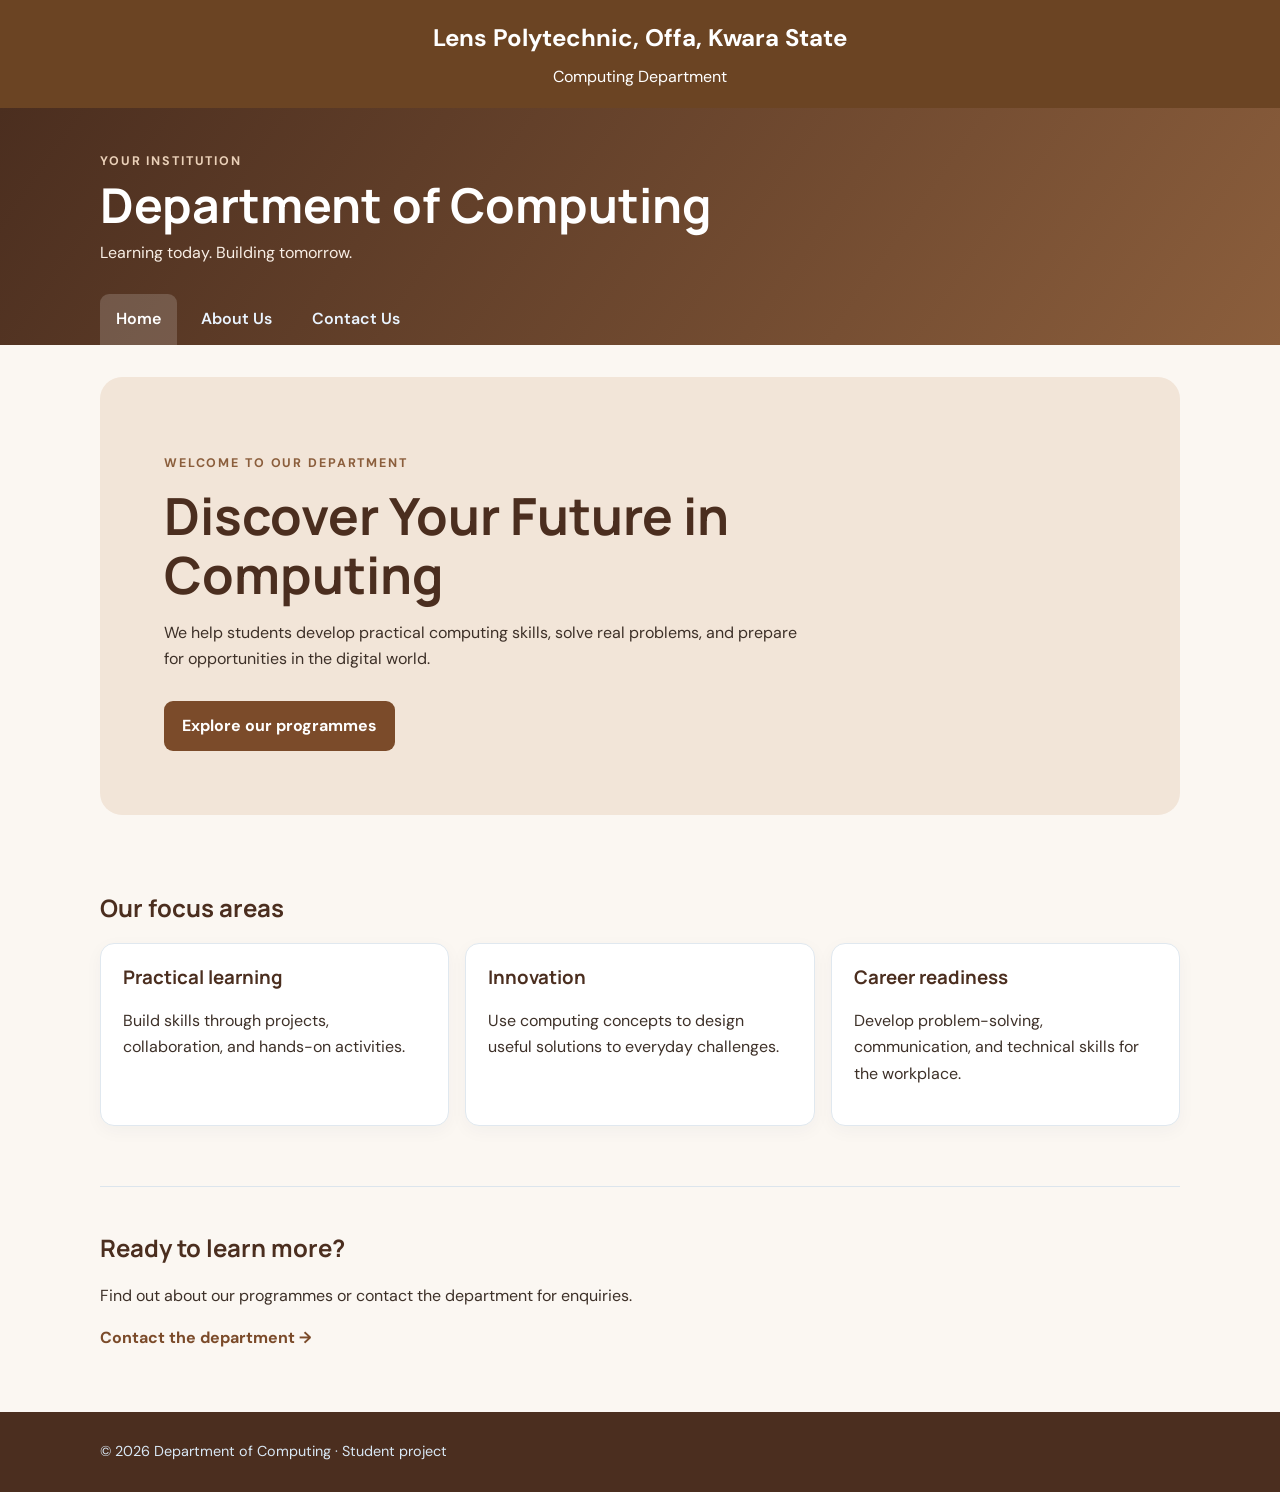
<file: index.html>
<!DOCTYPE html>
<html lang="en">
<head>
  <meta charset="UTF-8">
  <meta name="viewport" content="width=device-width, initial-scale=1.0">
  <title>Department of Computing | Home</title>
  <link rel="stylesheet" href="style.css">
</head>
<body>
  <header class="institution-header">
    <h1>Lens Polytechnic, Offa, Kwara State</h1>
    <p>Computing Department</p>
  </header>
  <header class="site-header">
    <div class="container">
      <p class="eyebrow">YOUR INSTITUTION</p>
      <h1>Department of Computing</h1>
      <p>Learning today. Building tomorrow.</p>
      <nav aria-label="Main navigation">
        <a class="active" href="index.html">Home</a>
        <a href="about.html">About Us</a>
        <a href="contact.html">Contact Us</a>
      </nav>
    </div>
  </header>
  <main class="container">
    <section class="hero">
      <p class="eyebrow">WELCOME TO OUR DEPARTMENT</p>
      <h2>Discover Your Future in Computing</h2>
      <p>We help students develop practical computing skills, solve real problems, and prepare for opportunities in the digital world.</p>
      <a class="button" href="about.html">Explore our programmes</a>
    </section>
    <section class="section">
      <h2>Our focus areas</h2>
      <div class="cards">
        <article class="card"><h3>Practical learning</h3><p>Build skills through projects, collaboration, and hands-on activities.</p></article>
        <article class="card"><h3>Innovation</h3><p>Use computing concepts to design useful solutions to everyday challenges.</p></article>
        <article class="card"><h3>Career readiness</h3><p>Develop problem-solving, communication, and technical skills for the workplace.</p></article>
      </div>
    </section>
    <section class="section callout">
      <h2>Ready to learn more?</h2>
      <p>Find out about our programmes or contact the department for enquiries.</p>
      <a class="text-link" href="contact.html">Contact the department →</a>
    </section>
  </main>
  <footer><div class="container"><p>© 2026 Department of Computing · Student project</p></div></footer>
</body>
</html>
</file>
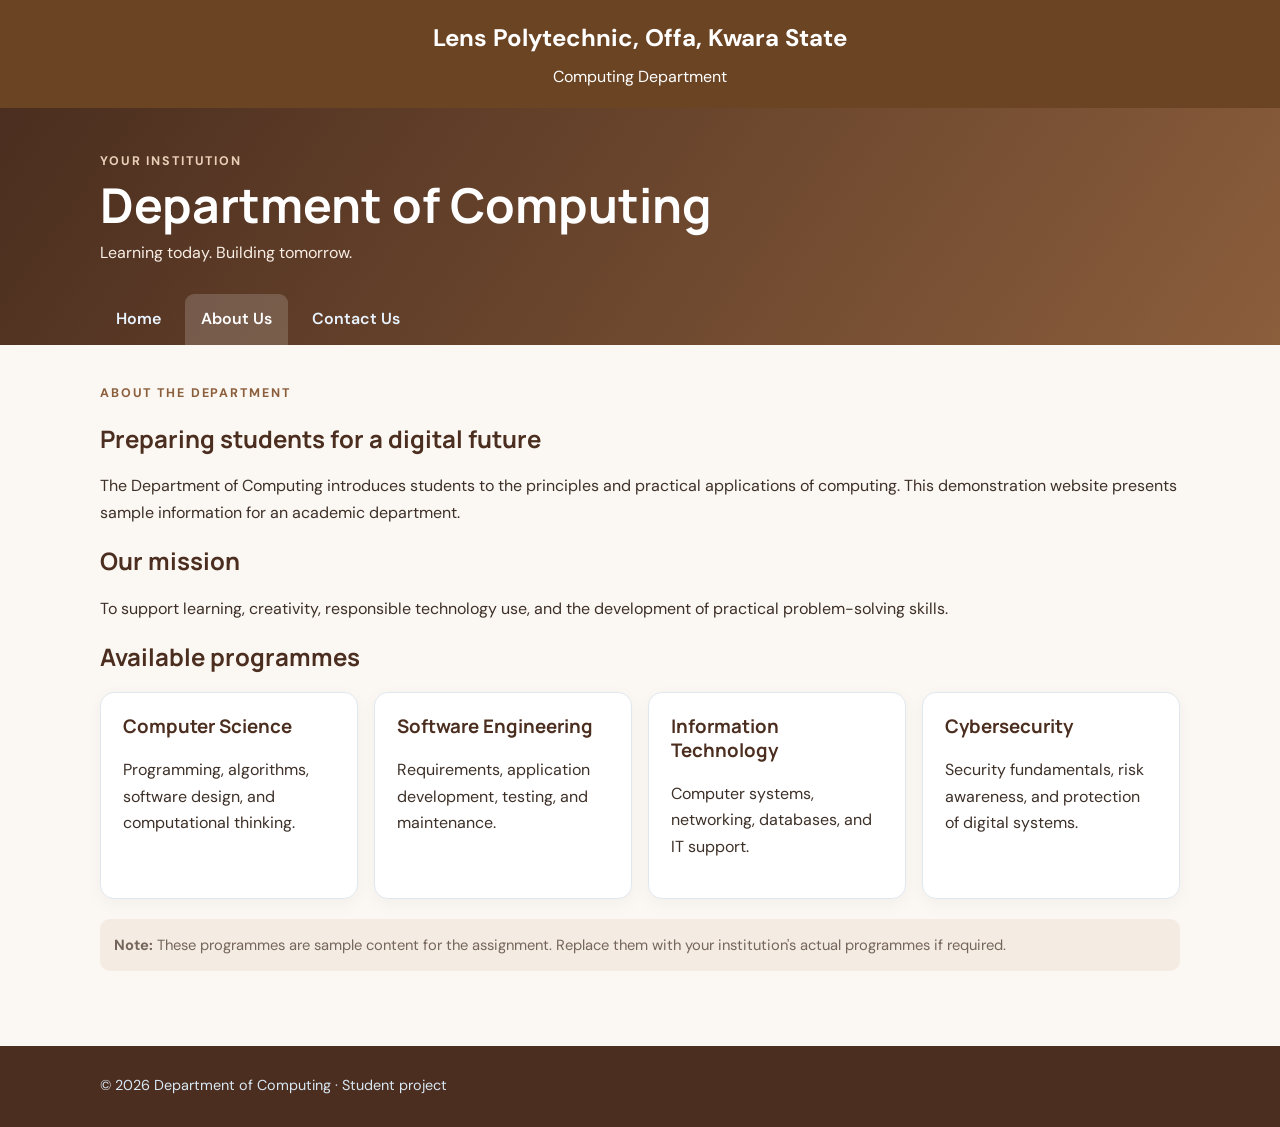
<file: about.html>
<!DOCTYPE html>
<html lang="en">
<head>
  <meta charset="UTF-8">
  <meta name="viewport" content="width=device-width, initial-scale=1.0">
  <title>Department of Computing | About Us</title>
  <link rel="stylesheet" href="style.css">
</head>
<body>
  <header class="institution-header">
    <h1>Lens Polytechnic, Offa, Kwara State</h1>
    <p>Computing Department</p>
  </header>
  <header class="site-header">
    <div class="container">
      <p class="eyebrow">YOUR INSTITUTION</p>
      <h1>Department of Computing</h1>
      <p>Learning today. Building tomorrow.</p>
      <nav aria-label="Main navigation">
        <a href="index.html">Home</a>
        <a class="active" href="about.html">About Us</a>
        <a href="contact.html">Contact Us</a>
      </nav>
    </div>
  </header>
  <main class="container page-content">
    <p class="eyebrow">ABOUT THE DEPARTMENT</p>
    <h2>Preparing students for a digital future</h2>
    <p>The Department of Computing introduces students to the principles and practical applications of computing. This demonstration website presents sample information for an academic department.</p>
    <h2>Our mission</h2>
    <p>To support learning, creativity, responsible technology use, and the development of practical problem-solving skills.</p>
    <h2>Available programmes</h2>
    <div class="cards">
      <article class="card"><h3>Computer Science</h3><p>Programming, algorithms, software design, and computational thinking.</p></article>
      <article class="card"><h3>Software Engineering</h3><p>Requirements, application development, testing, and maintenance.</p></article>
      <article class="card"><h3>Information Technology</h3><p>Computer systems, networking, databases, and IT support.</p></article>
      <article class="card"><h3>Cybersecurity</h3><p>Security fundamentals, risk awareness, and protection of digital systems.</p></article>
    </div>
    <p class="note"><strong>Note:</strong> These programmes are sample content for the assignment. Replace them with your institution's actual programmes if required.</p>
  </main>
  <footer><div class="container"><p>© 2026 Department of Computing · Student project</p></div></footer>
</body>
</html>
</file>
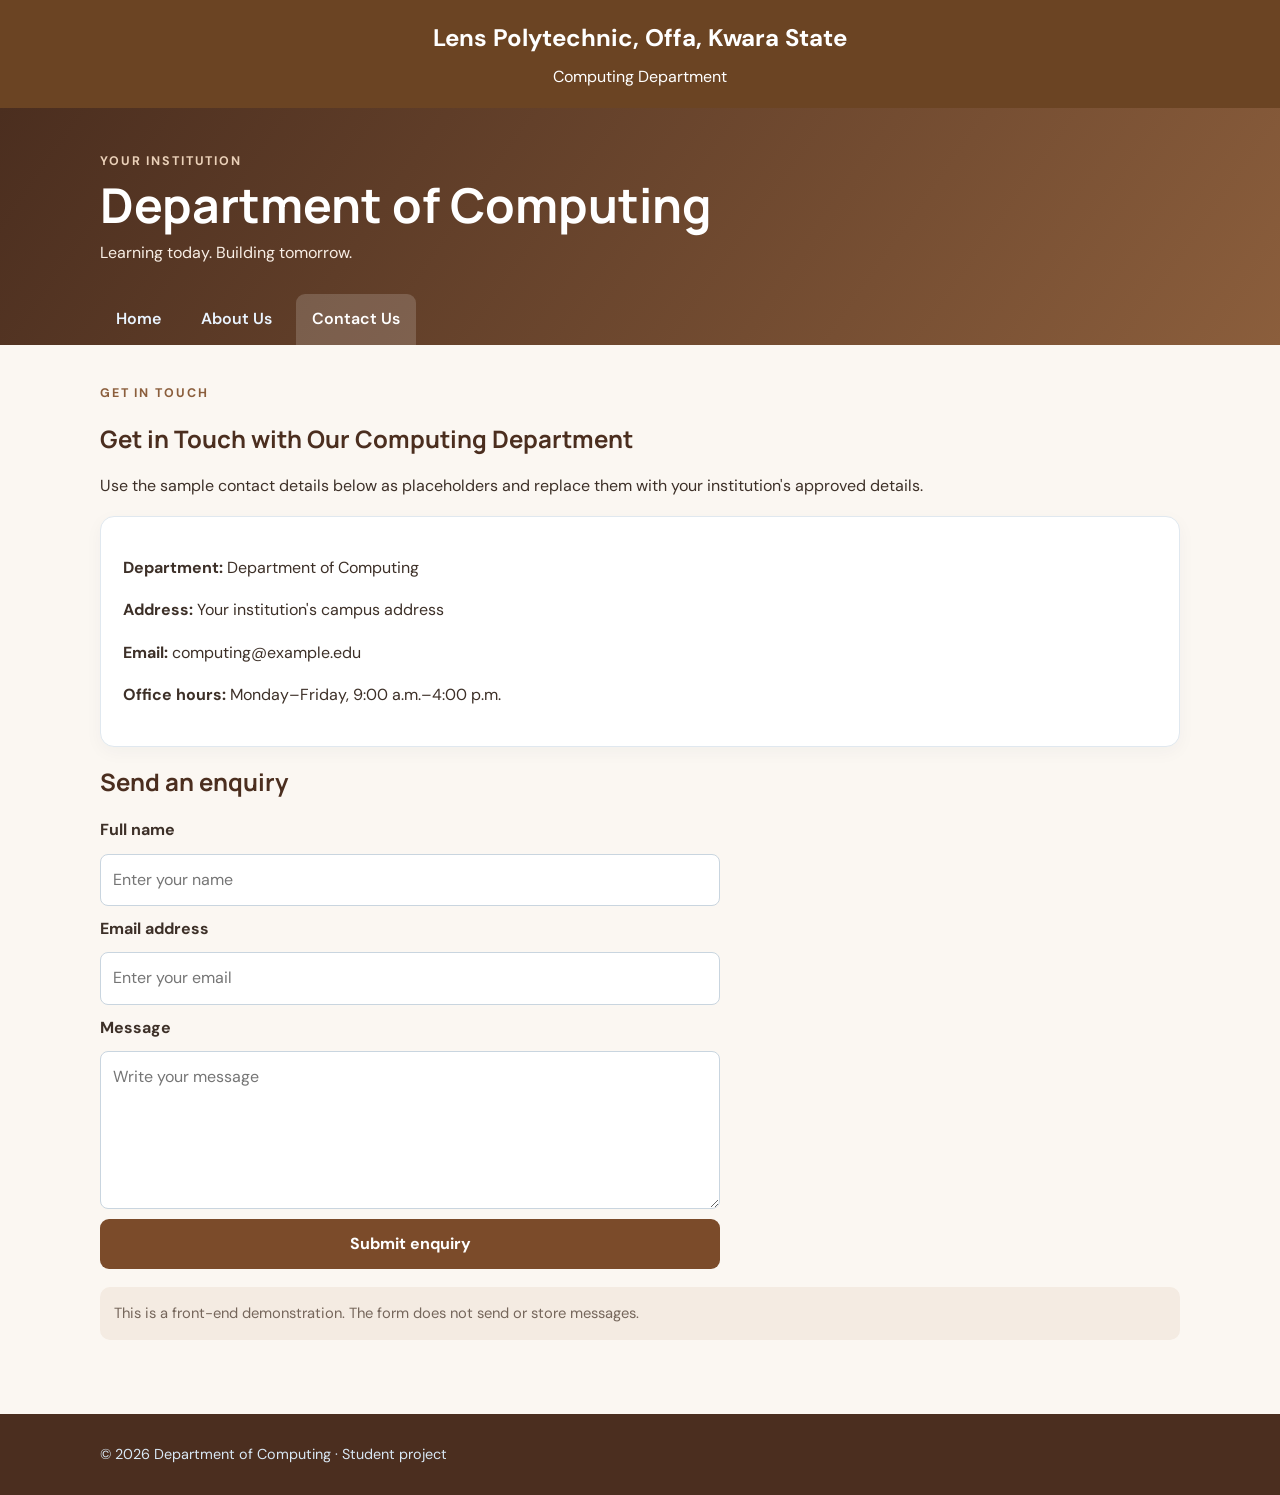
<file: contact.html>
<!DOCTYPE html>
<html lang="en">
<head>
  <meta charset="UTF-8">
  <meta name="viewport" content="width=device-width, initial-scale=1.0">
  <title>Department of Computing | Contact Us</title>
  <link rel="stylesheet" href="style.css">
</head>
<body>
  <header class="institution-header">
    <h1>Lens Polytechnic, Offa, Kwara State</h1>
    <p>Computing Department</p>
  </header>
  <header class="site-header">
    <div class="container">
      <p class="eyebrow">YOUR INSTITUTION</p>
      <h1>Department of Computing</h1>
      <p>Learning today. Building tomorrow.</p>
      <nav aria-label="Main navigation">
        <a href="index.html">Home</a>
        <a href="about.html">About Us</a>
        <a class="active" href="contact.html">Contact Us</a>
      </nav>
    </div>
  </header>
  <main class="container page-content">
    <p class="eyebrow">GET IN TOUCH</p>
    <h2>Get in Touch with Our Computing Department</h2>
    <p>Use the sample contact details below as placeholders and replace them with your institution's approved details.</p>
    <div class="contact-panel">
      <p><strong>Department:</strong> Department of Computing</p>
      <p><strong>Address:</strong> Your institution's campus address</p>
      <p><strong>Email:</strong> computing@example.edu</p>
      <p><strong>Office hours:</strong> Monday–Friday, 9:00 a.m.–4:00 p.m.</p>
    </div>
    <h2>Send an enquiry</h2>
    <form>
      <label for="name">Full name</label>
      <input id="name" name="name" type="text" placeholder="Enter your name">
      <label for="email">Email address</label>
      <input id="email" name="email" type="email" placeholder="Enter your email">
      <label for="message">Message</label>
      <textarea id="message" name="message" rows="5" placeholder="Write your message"></textarea>
      <button type="button" onclick="alert('This is a demo form. Connect a backend to send messages.')">Submit enquiry</button>
    </form>
    <p class="note">This is a front-end demonstration. The form does not send or store messages.</p>
  </main>
  <footer><div class="container"><p>© 2026 Department of Computing · Student project</p></div></footer>
</body>
</html>
</file>
<file: style.css>
@import url('https://fonts.googleapis.com/css2?family=DM+Sans:wght@400;500;600;700&family=Manrope:wght@600;700;800&display=swap');
:root { --navy:#4b2e1f; --blue:#7b4b2a; --cyan:#f2e5d8; --paper:#fbf7f2; --ink:#3d3028; --muted:#75665b; --white:#fff; }
* { box-sizing:border-box; }
body { margin:0; font-family:'DM Sans',Arial,sans-serif; color:var(--ink); line-height:1.65; background:var(--paper); }
.container { width:min(1080px, 92%); margin:0 auto; }
.site-header { color:var(--white); background:linear-gradient(125deg,#4b2e1f,#8b5e3c); padding:38px 0 0; }
.site-header h1 { font-family:Manrope,Arial,sans-serif; font-size:clamp(1.8rem,5vw,3rem); line-height:1.15; margin:5px 0 8px; }
.site-header p { margin:5px 0 22px; color:#f8eee5; }
.eyebrow { font-size:.78rem; letter-spacing:.15em; font-weight:700; color:#8b5e3c; }
.site-header .eyebrow { color:#ead0b8; margin-bottom:4px; }
nav { display:flex; flex-wrap:wrap; gap:8px; margin-top:28px; }
nav a { color:#eaf4ff; text-decoration:none; padding:12px 16px; border-radius:9px 9px 0 0; font-weight:600; }
nav a:hover, nav a.active { background:rgba(255,255,255,.17); color:#fff; }
.hero { margin:32px 0; padding:clamp(28px,6vw,64px); border-radius:22px; background:var(--cyan); }
.hero h2 { font-family:Manrope,Arial,sans-serif; font-size:clamp(2rem,5vw,3.2rem); line-height:1.15; max-width:720px; margin:8px 0 16px; color:var(--navy); }
.hero p:not(.eyebrow) { max-width:650px; }
.button, button { display:inline-block; border:0; border-radius:9px; background:var(--blue); color:#fff; padding:12px 18px; font:inherit; font-weight:700; text-decoration:none; cursor:pointer; }
.button { margin-top:12px; }
.section, .page-content { padding:26px 0 40px; }
h2, h3 { font-family:Manrope,Arial,sans-serif; color:var(--navy); line-height:1.25; }
.cards { display:grid; grid-template-columns:repeat(auto-fit,minmax(min(100%,220px),1fr)); gap:16px; margin:20px 0; }
.card, .contact-panel { background:#fff; border:1px solid #e0e8ef; border-radius:14px; padding:22px; box-shadow:0 5px 18px rgba(16,42,67,.04); }
.card h3 { margin-top:0; }
.callout { border-top:1px solid #dce5ed; }
.text-link { color:var(--blue); font-weight:700; text-decoration:none; }
.note { color:var(--muted); font-size:.92rem; background:#f4ebe2; padding:14px; border-radius:10px; }
form { max-width:620px; display:grid; gap:10px; margin:18px 0; }
label { font-weight:700; }
input, textarea { width:100%; padding:12px; border:1px solid #c9d5df; border-radius:8px; font:inherit; background:#fff; }
input:focus, textarea:focus { outline:2px solid #80cbc4; border-color:#8b5e3c; }
footer { background:var(--navy); color:#d9e8f5; padding:14px 0; margin-top:20px; font-size:.9rem; }
@media (max-width:520px) { .site-header { padding-top:26px; } nav { gap:2px; } nav a { padding:10px; font-size:.93rem; } .hero { border-radius:14px; } }

.institution-header {
  background: #6B4423;
  color: #fff;
  text-align: center;
  padding: 18px 12px;
}

.institution-header h1 {
  margin: 0;
  font-size: 1.5rem;
}

.institution-header p {
  margin: 6px 0 0;
  font-size: 1rem;
}
</file>
